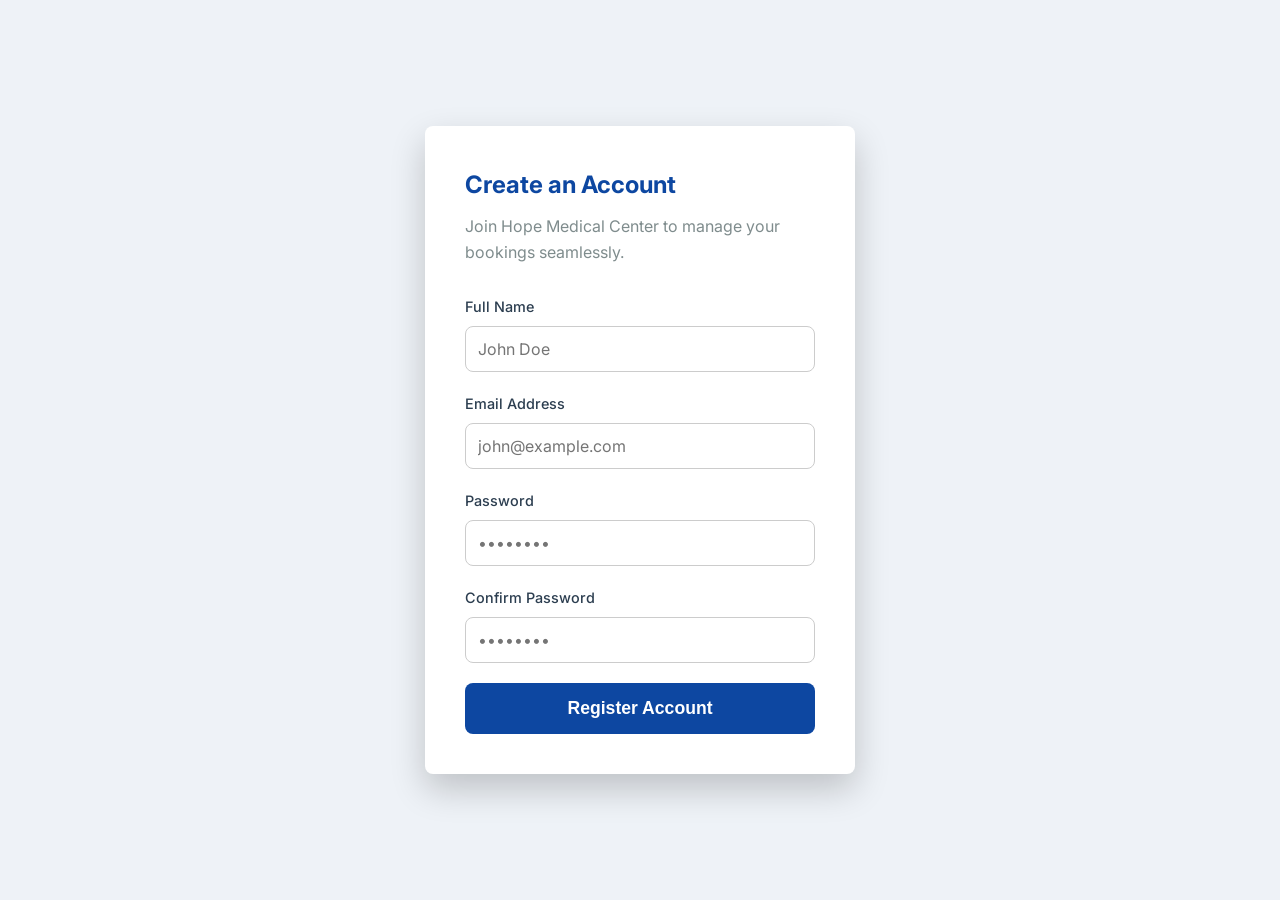
<file: frontend/register.html>
<!DOCTYPE html>

<html lang="en">

<head>

    <meta charset="UTF-8">

    <meta name="viewport" content="width=device-width, initial-scale=1.0">

    <title>Register Account | Hope Medical Center</title>

    <link href="https://fonts.googleapis.com/css2?family=Inter:wght@300;400;500;600;700&display=swap" rel="stylesheet">

    <link rel="stylesheet" href="https://cdnjs.cloudflare.com/ajax/libs/font-awesome/6.4.0/css/all.min.css">

    <link rel="stylesheet" href="style.css"> </head>

<body style="display: flex; justify-content: center; align-items: center; min-height: 100vh; background: #eef2f7;">



    <div class="appointment-container" style="max-width: 450px; width: 100%; margin: 20px; padding: 10px;">

        <div class="appointment-form-wrapper">

            <h2>Create an Account</h2>

            <p>Join Hope Medical Center to manage your bookings seamlessly.</p>

            

            <form id="registerForm">

                <div class="form-group">

                    <label for="regName">Full Name</label>

                    <input type="text" id="regName" placeholder="John Doe" required>

                </div>



                <div class="form-group">

                    <label for="regEmail">Email Address</label>

                    <input type="email" id="regEmail" placeholder="john@example.com" required>

                </div>

                

                <div class="form-group">

                    <label for="regPassword">Password</label>

                    <input type="password" id="regPassword" placeholder="••••••••" required>

                </div>

                

                <div class="form-group">

                    <label for="regConfirmPassword">Confirm Password</label>

                    <input type="password" id="regConfirmPassword" placeholder="••••••••" required>

                </div>

                

                <button type="submit" class="btn-submit" style="width: 100%; border: none;">

                    <span class="btn-text">Register Account</span>

                </button>

            </form>

            

            <div id="regSuccessMessage" class="alert success hidden" style="margin-top:15px; padding:10px; border-radius:4px;"></div>

            <div id="regErrorMessage" class="alert error hidden" style="margin-top:15px; padding:10px; border-radius:4px;"></div>

        </div>

    </div>



    <script src="code.js"></script>

    <script src="code.js?v=101"></script>

</body>

</html>
</file>
<file: frontend/style.css>
/* --- Global Styles & Variables --- */
:root {
    --primary-color: #0d47a1;
    --primary-light: #1565c0;
    --secondary-color: #00bcd4;
    --text-dark: #2c3e50;
    --text-light: #7f8c8d;
    --bg-light: #f8f9fa;
    --white: #ffffff;
    --success: #2ecc71;
    --error: #e74c3c;
    --border-radius: 8px;
    --transition: all 0.3s ease;
}

* {
    margin: 0;
    padding: 0;
    box-sizing: border-box;
}

html {
    scroll-behavior: smooth;
    font-family: 'Inter', sans-serif;
    color: var(--text-dark);
    background-color: var(--bg-light);
}

body {
    line-height: 1.6;
}

.container {
    max-width: 1200px;
    margin: 0 auto;
    padding: 80px 20px;
}

/* --- Navigation Bar --- */
.navbar {
    background-color: var(--white);
    box-shadow: 0 2px 10px rgba(0,0,0,0.05);
    position: sticky;
    top: 0;
    z-index: 1000;
}

.nav-container {
    max-width: 1200px;
    margin: 0 auto;
    padding: 15px 20px;
    display: flex;
    justify-content: space-between;
    align-items: center;
}

.logo {
    font-size: 1.5rem;
    font-weight: 700;
    color: var(--primary-color);
    text-decoration: none;
    display: flex;
    align-items: center;
    gap: 8px;
}

.logo span {
    color: var(--secondary-color);
}

.nav-links {
    display: flex;
    align-items: center;
    gap: 30px;
}

.nav-links a {
    text-decoration: none;
    color: var(--text-dark);
    font-weight: 500;
    transition: var(--transition);
}

.nav-links a:hover {
    color: var(--primary-color);
}

.btn-cta {
    background-color: var(--primary-color);
    color: var(--white) !important;
    padding: 10px 20px;
    border-radius: var(--border-radius);
}

.btn-cta:hover {
    background-color: var(--primary-light);
}

/* --- Hero Section --- */
.hero {
    background: linear-gradient(135deg, #eef2f7 0%, #d9e2ec 100%);
    padding: 80px 20px;
}

.hero-container {
    max-width: 1200px;
    margin: 0 auto;
    display: grid;
    grid-template-columns: 1fr 1fr;
    align-items: center;
    gap: 40px;
}

.hero-content h1 {
    font-size: 3rem;
    line-height: 1.2;
    margin-bottom: 20px;
    color: #1a2a3a;
}

.hero-content h1 span {
    color: var(--primary-color);
}

.hero-content p {
    font-size: 1.1rem;
    color: var(--text-light);
    margin-bottom: 30px;
}

.btn-primary {
    display: inline-block;
    background-color: var(--secondary-color);
    color: var(--white);
    text-decoration: none;
    padding: 15px 30px;
    border-radius: var(--border-radius);
    font-weight: 600;
    box-shadow: 0 4px 15px rgba(0, 188, 212, 0.3);
    transition: var(--transition);
}

.btn-primary:hover {
    background-color: #00acc1;
    transform: translateY(-2px);
}

.hero-image img {
    width: 100%;
    border-radius: var(--border-radius);
    box-shadow: 0 10px 30px rgba(0,0,0,0.1);
}

/* --- Section Formatting Headers --- */
.section-title {
    text-align: center;
    font-size: 2.2rem;
    margin-bottom: 10px;
}

.section-subtitle {
    text-align: center;
    color: var(--text-light);
    margin-bottom: 50px;
}

/* --- Services Grid --- */
.services { background-color: var(--white); }

.services-grid {
    display: grid;
    grid-template-columns: repeat(auto-fit, minmax(250px, 1fr));
    gap: 30px;
}

.service-card {
    background: var(--bg-light);
    padding: 30px;
    border-radius: var(--border-radius);
    border-top: 4px solid var(--primary-color);
    transition: var(--transition);
}

.service-card:hover {
    transform: translateY(-5px);
    box-shadow: 0 10px 20px rgba(0,0,0,0.05);
}

.service-icon {
    font-size: 2.5rem;
    color: var(--primary-color);
    margin-bottom: 15px;
}

.service-card h3 { margin-bottom: 12px; }

/* --- Doctors Section --- */
.doctors-grid {
    display: grid;
    grid-template-columns: repeat(auto-fit, minmax(280px, 1fr));
    gap: 40px;
}

.doctor-card {
    background: var(--white);
    border-radius: var(--border-radius);
    overflow: hidden;
    box-shadow: 0 4px 15px rgba(0,0,0,0.05);
    transition: var(--transition);
}

.doctor-card:hover { transform: translateY(-5px); }

.doctor-card img {
    width: 100%;
    height: 650px;
    object-fit: cover;
}

.doctor-info { padding: 20px; text-align: center; }
.doctor-info .specialty { color: var(--secondary-color); font-weight: 600; }

/* --- Appointment Section & Form --- */
.appointment {
    background: linear-gradient(rgba(13, 71, 161, 0.9), rgba(13, 71, 161, 0.95)), 
                url('https://images.unsplash.com/photo-1519494026892-80bbd2d6fd0d?auto=format&fit=crop&q=80&w=1200') center/cover;
    padding: 80px 20px;
}

.appointment-container {
    max-width: 800px;
    margin: 0 auto;
}

.appointment-form-wrapper {
    background: var(--white);
    padding: 40px;
    border-radius: var(--border-radius);
    box-shadow: 0 15px 35px rgba(0,0,0,0.2);
}

.appointment-form-wrapper h2 { margin-bottom: 10px; color: var(--primary-color); }
.appointment-form-wrapper p { margin-bottom: 30px; color: var(--text-light); }

.form-group {
    margin-bottom: 20px;
    display: flex;
    flex-direction: column;
}

.form-row {
    display: grid;
    grid-template-columns: 1fr 1fr;
    gap: 20px;
}

label {
    font-weight: 500;
    margin-bottom: 8px;
    font-size: 0.9rem;
}

input, select, textarea {
    padding: 12px;
    border: 1px solid #ccc;
    border-radius: var(--border-radius);
    font-family: inherit;
    font-size: 1rem;
    transition: var(--transition);
}

input:focus, select:focus, textarea:focus {
    outline: none;
    border-color: var(--primary-color);
    box-shadow: 0 0 0 3px rgba(13, 71, 161, 0.15);
}

.btn-submit {
    width: 100%;
    background-color: var(--primary-color);
    color: var(--white);
    border: none;
    padding: 15px;
    font-size: 1.1rem;
    font-weight: 600;
    border-radius: var(--border-radius);
    cursor: pointer;
    transition: var(--transition);
}

.btn-submit:hover { background-color: var(--primary-light); }
.btn-submit:disabled { background-color: #a5b4fc; cursor: not-allowed; }

/* Alerts and Utility classes */
.hidden { display: none !important; }
.alert {
    margin-top: 20px;
    padding: 15px;
    border-radius: var(--border-radius);
    font-weight: 500;
}
.alert.success { background-color: #e8f8f5; color: var(--success); border: 1px solid var(--success); }
.alert.error { background-color: #fce4e4; color: var(--error); border: 1px solid var(--error); }

/* --- Footer --- */
.footer {
    background-color: #1a2a3a;
    color: #e2e8f0;
    padding: 60px 20px 20px 20px;
}

.footer-container {
    max-width: 1200px;
    margin: 0 auto;
    display: grid;
    grid-template-columns: repeat(auto-fit, minmax(200px, 1fr));
    gap: 40px;
    margin-bottom: 40px;
}

.footer-col h3 { color: var(--white); margin-bottom: 15px; }
.footer-col h4 { color: var(--secondary-color); margin-bottom: 15px; }
.footer-col p { font-size: 0.9rem; margin-bottom: 10px; }

.socials { display: flex; gap: 15px; margin-top: 10px; }
.socials a { color: #e2e8f0; font-size: 1.3rem; transition: var(--transition); }
.socials a:hover { color: var(--secondary-color); }

.footer-bottom {
    text-align: center;
    border-top: 1px solid #2d3748;
    padding-top: 20px;
    font-size: 0.85rem;
    color: var(--text-light);
}

/* --- Responsive Adaptations --- */
@media (max-width: 768px) {
    .hero-container, .form-row {
        grid-template-columns: 1fr;
    }
    .auth-container {
        padding: 25px;
    }
    .auth-tabs {
        flex-direction: column;
        align-items: stretch;
    }
    .auth-tab {
        width: 100%;
        text-align: center;
    }
    .nav-links { display: none; } /* Simplified navbar for breakdown demo spacing */
    .hero-content h1 { font-size: 2.2rem; }
}
/* --- About Us Section --- */
.about {
    background-color: var(--white);
    padding: 80px 20px;
}

.about-container {
    max-width: 1200px;
    margin: 0 auto;
    display: grid;
    grid-template-columns: 1fr 1fr;
    gap: 50px;
    align-items: center;
}

.about-image img {
    width: 100%;
    height: 450px;
    object-fit: cover;
    border-radius: var(--border-radius);
    box-shadow: 0 12px 24px rgba(0,0,0,0.08);
}

.about-title {
    font-size: 2.5rem;
    color: var(--primary-color);
    margin-bottom: 15px;
}

.about-lead {
    font-size: 1.1rem;
    color: var(--text-dark);
    margin-bottom: 30px;
    font-weight: 500;
}

.about-meta-grid {
    display: flex;
    flex-direction: column;
    gap: 25px;
}

.meta-item h3 {
    font-size: 1.3rem;
    margin-bottom: 8px;
    display: flex;
    align-items: center;
    gap: 10px;
}

.meta-item h3 i.text-primary { color: var(--primary-color); }
.meta-item h3 i.text-secondary { color: var(--secondary-color); }

.meta-item p {
    color: var(--text-light);
    font-size: 1rem;
}

/* Make sure it scales nicely on phones */
@media (max-width: 768px) {
    .about-container {
        grid-template-columns: 1fr;
        gap: 30px;
    }
    .about-image img {
        height: 300px;
    }
}

/* --- Dedicated About Page Layout --- */
.about-page-wrapper {
    padding-top: 80px; /* Prevents text from being hidden behind a fixed header */
    background-color: #f8fafc;
    min-height: 100vh;
}

.about-hero {
    background: linear-gradient(135deg, var(--primary-color), #1d4ed8);
    color: white;
    text-align: center;
    padding: 60px 20px;
}

.about-hero h1 { font-size: 2.5rem; margin-bottom: 10px; }

.about-body-container {
    max-width: 1200px;
    margin: 40px auto;
    padding: 0 20px;
    display: grid;
    grid-template-columns: 1fr 1fr;
    gap: 40px;
    align-items: center;
}

.about-image img {
    width: 100%;
    height: 400px;
    object-fit: cover;
    border-radius: var(--border-radius);
    box-shadow: 0 10px 20px rgba(0,0,0,0.05);
}

.about-card {
    background: white;
    padding: 30px;
    border-radius: var(--border-radius);
    margin-bottom: 20px;
    box-shadow: 0 4px 6px rgba(0,0,0,0.02);
    border-left: 5px solid var(--secondary-color);
}

.about-card h2 { color: var(--primary-color); margin-bottom: 12px; }
.about-card p { color: var(--text-dark); line-height: 1.6; }

/* Responsive adjustments */
@media (max-width: 768px) {
    .about-body-container { grid-template-columns: 1fr; }
    .about-image img { height: 250px; }
}
</file>
